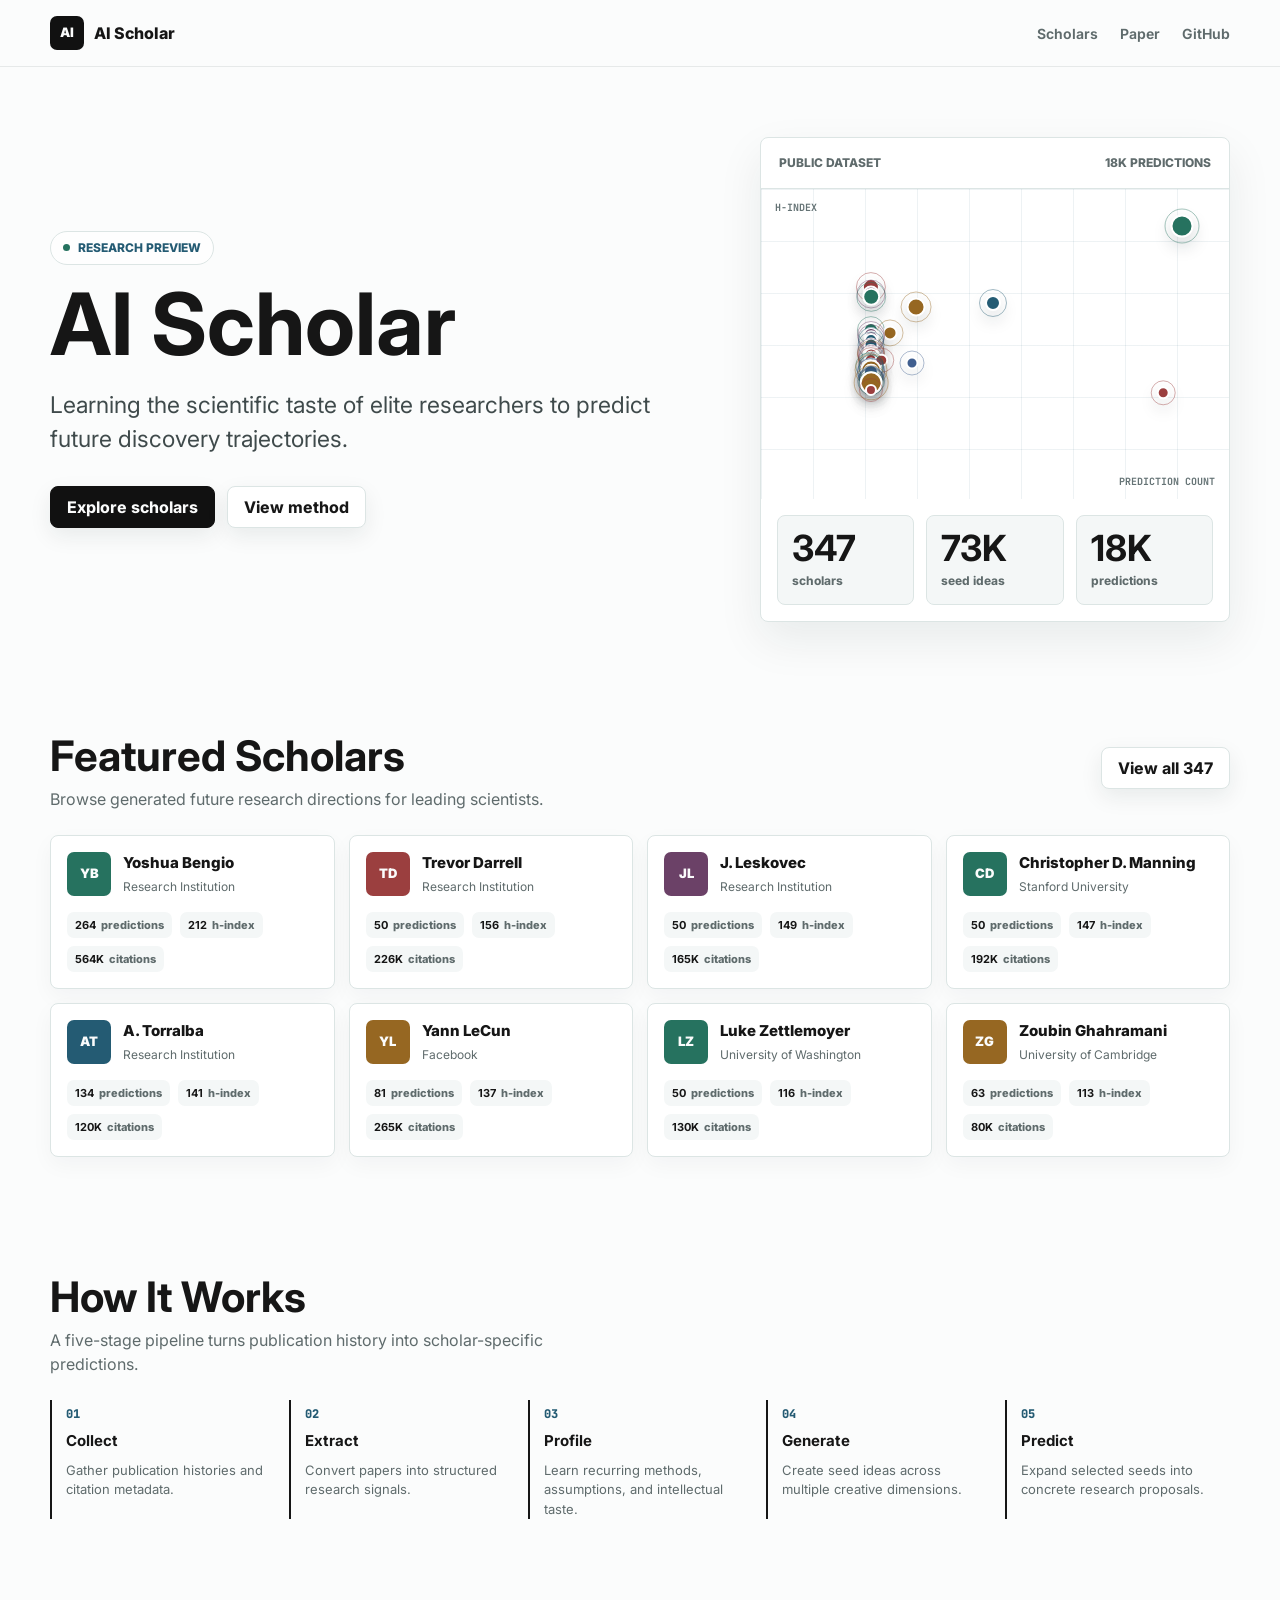
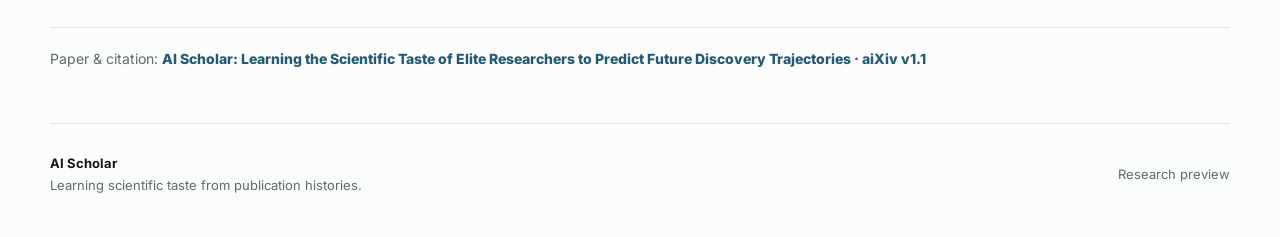
<file: index.html>
<!doctype html>
<html lang="en">
  <head>
    <meta charset="utf-8">
    <meta name="viewport" content="width=device-width, initial-scale=1">
    <meta name="description" content="AI Scholar learns scientific taste from publication histories and predicts future research trajectories for elite researchers.">
    <meta name="theme-color" content="#fbfcfc">
    <title>AI Scholar | Predicting Future Research Trajectories</title>
    <link rel="icon" href="data:image/svg+xml,%3Csvg xmlns='http://www.w3.org/2000/svg' viewBox='0 0 64 64'%3E%3Crect width='64' height='64' rx='12' fill='%23111111'/%3E%3Ctext x='32' y='39' text-anchor='middle' font-family='Arial,sans-serif' font-size='22' font-weight='900' fill='%23fbfcfc'%3EAI%3C/text%3E%3C/svg%3E">
    <link rel="preconnect" href="https://fonts.googleapis.com">
    <link rel="preconnect" href="https://fonts.gstatic.com" crossorigin>
    <link href="https://fonts.googleapis.com/css2?family=Inter:wght@400;500;600;700;800;900&family=JetBrains+Mono:wght@500;600&display=swap" rel="stylesheet">
    <script>
      window.AI_SCHOLAR_BASE = location.pathname.startsWith("/aischolars.github.io")
        ? "/aischolars.github.io"
        : "";
      document.write('<link rel="stylesheet" href="' + window.AI_SCHOLAR_BASE + '/assets/styles.css">');
    </script>
  </head>
  <body>
    <header class="site-header">
      <nav class="nav-shell" aria-label="Primary navigation">
        <a class="brand" href="/" data-link data-route="/">
          <span class="brand-mark">AI</span>
          <span>AI Scholar</span>
        </a>
        <div class="nav-links">
          <a href="/scholars" data-link data-route="/scholars">Scholars</a>
          <a href="https://aixiv.science/abs/aixiv.260224.000001" rel="noreferrer">Paper</a>
          <a href="https://github.com/AI-Scholars/aischolars.github.io" rel="noreferrer">GitHub</a>
        </div>
      </nav>
    </header>

    <main id="app" class="app-shell" tabindex="-1">
      <section class="loading-screen" aria-live="polite">
        <div class="loading-mark">AI</div>
        <p>Loading AI Scholar data...</p>
      </section>
    </main>

    <footer class="site-footer">
      <div>
        <strong>AI Scholar</strong>
        <span>Learning scientific taste from publication histories.</span>
      </div>
      <span>Research preview</span>
    </footer>

    <script>
      document.write('<script src="' + window.AI_SCHOLAR_BASE + '/assets/app.js" defer><\/script>');
    </script>
  </body>
</html>
</file>
